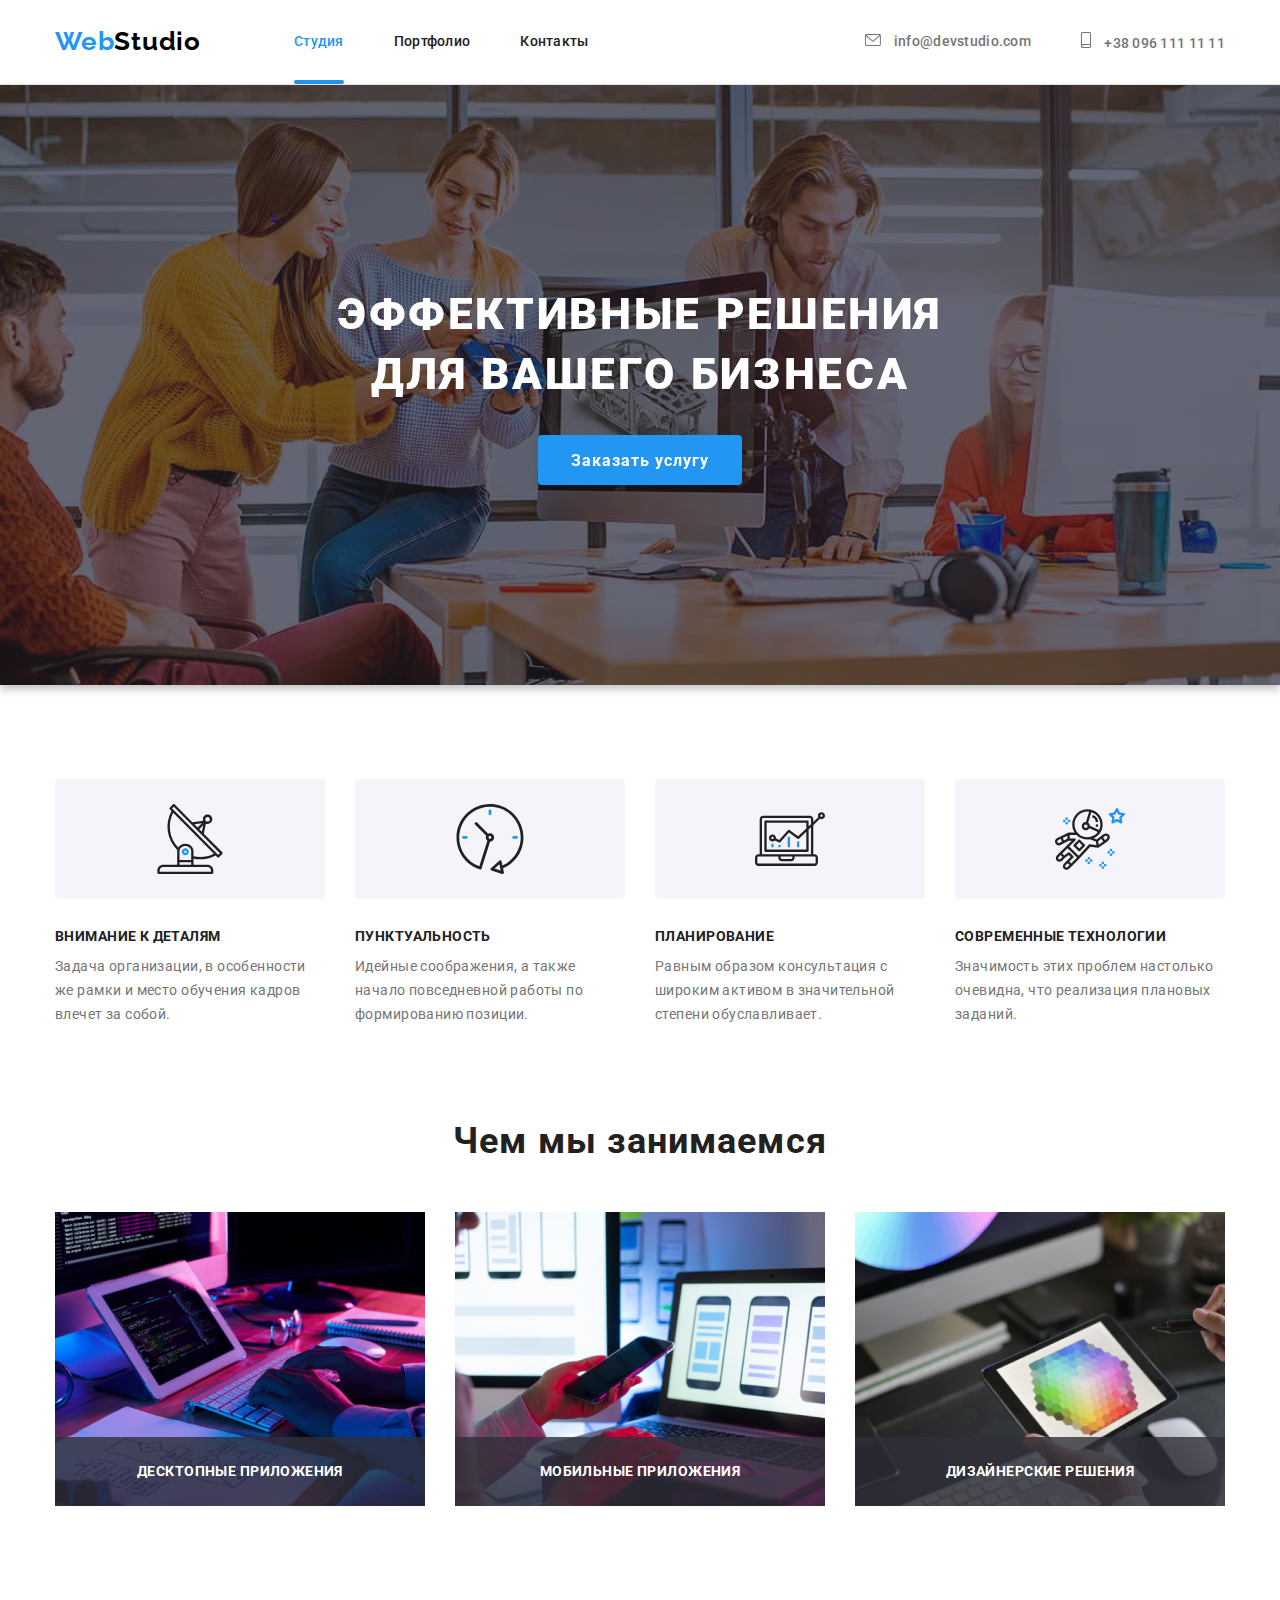
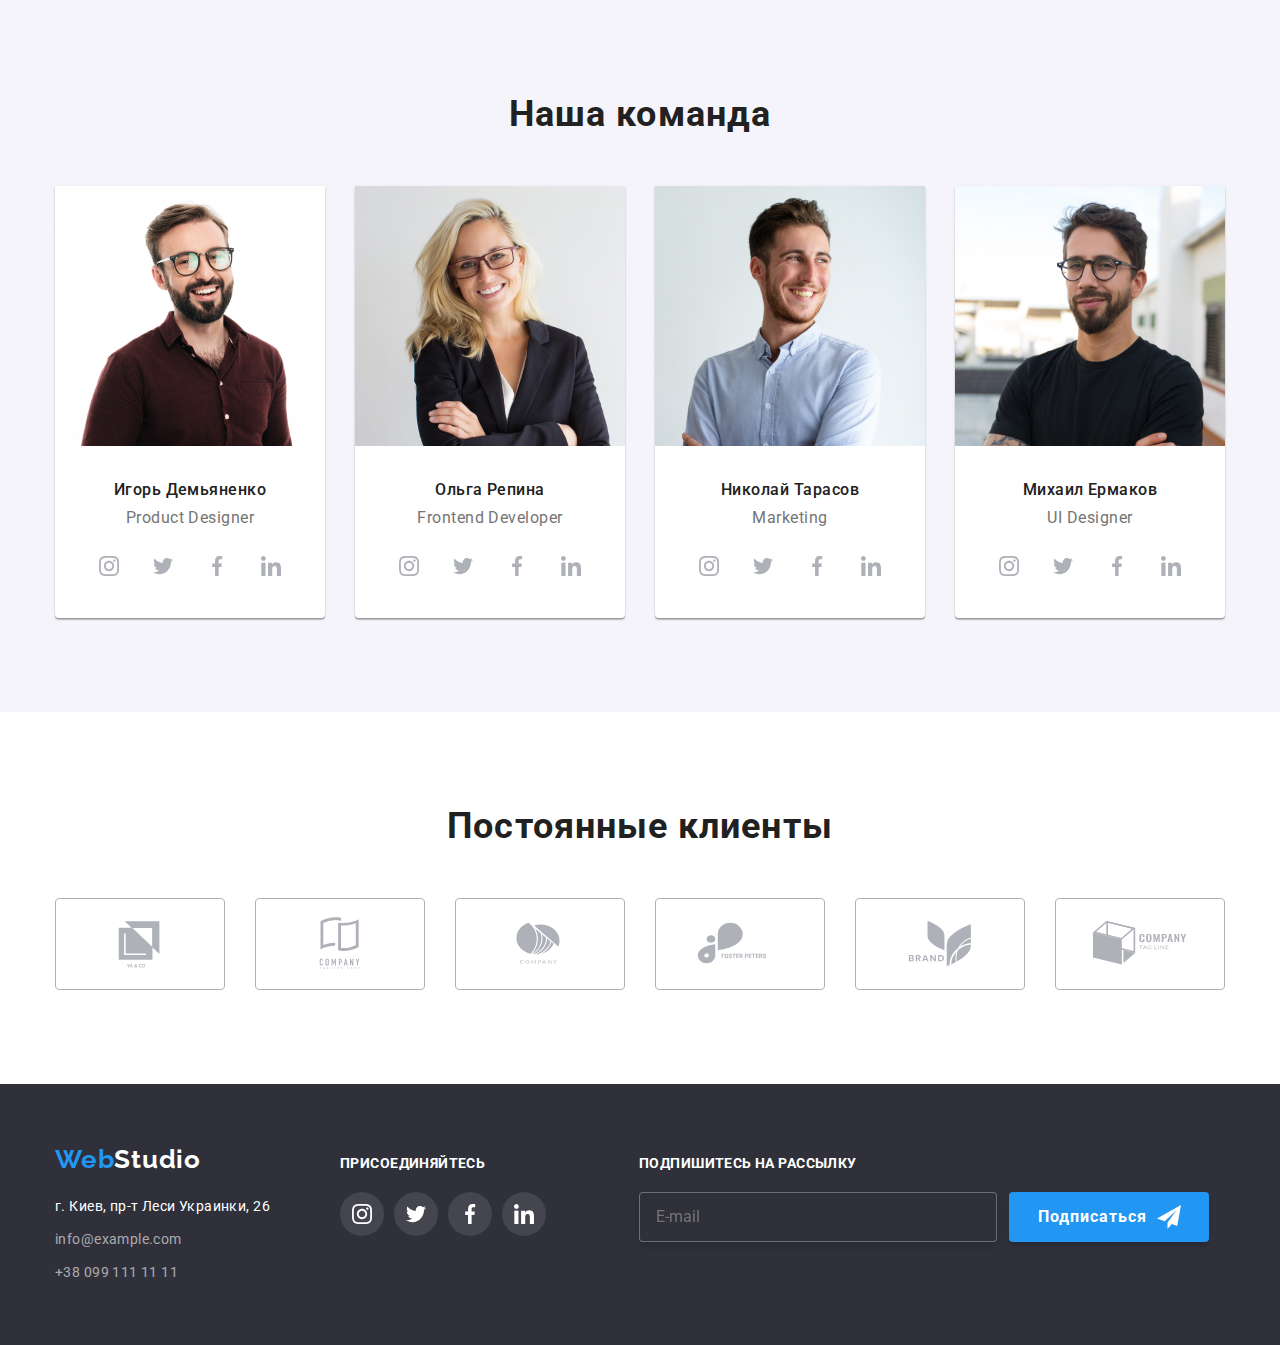
<file: index.html>
<!DOCTYPE html>
<html lang="ru">

<head>
    <meta charset="UTF-8">
    <meta http-equiv="X-UA-Compatible" content="IE=edge">
    <meta name="viewport" content="width=device-width, initial-scale=1.0">
    <title>Студія</title>
    <link rel="stylesheet"
        href="https://cdnjs.cloudflare.com/ajax/libs/modern-normalize/1.1.0/modern-normalize.min.css" />
    <link rel="preconnect" href="https://fonts.googleapis.com">
    <link rel="preconnect" href="https://fonts.gstatic.com" crossorigin>
    <link
        href="https://fonts.googleapis.com/css2?family=Raleway:wght@700&family=Roboto:wght@400;500;700;900&display=swap"
        rel="stylesheet">

    <link rel="stylesheet" href="./css/styles.css">

<body>
    <!-- Шапка -->

    <header class="header">
        <div class="container main-nav">
            <nav class="nav-header">
                <!-- Header logo -->
                <a href="./index.html" class="header-logo"> <span class="logo-web">Web</span><span
                        class="logo-studio">Studio</span> </a>
                <!-- Header nav -->
                <ul class="header-nav list">
                    <li class="item-header accent">
                        <!-- Header studio -->
                        <a href="./index.html" class="link current">Студия</a></li>
                    <li class="item-header accent">
                        <!-- Header portfolio -->
                        <a href="./portfolio.html" class="link">Портфолио</a>
                    </li>
                    <li class="item-header accent">
                        <!-- Header contacts -->
                        <a href="#" class="link">Контакты</a>
                    </li>
                </ul>
            </nav>
            <!-- Header contacting -->
            <ul class="header-contacting list">
                <li class="item-header accent">
                    <a href="mailto:info@devstudio.com" class="link">
                        <svg class="icon-mail">
                            <use href=" ./images/icons.svg#icon-mail"> </use>
                        </svg> info@devstudio.com </a> </li>
                <li class=" item-header accent">
                    <a href="tel:+380961111111" class="link">
                        <svg class="icon-smartphone">
                            <use href="./images/icons.svg#icon-smartphone"> </use>
                        </svg> +38 096 111 11 11</a>
                </li>
            </ul>
        </div>

    </header>
    <!-- Головна сторінка, основна частина -->
    <main>
        <!-- Верхня частина -->

        <section class="hero">
            <div class="container background-hero">
                <h1 class="hero-title">эффективные решения для вашего бизнеса</h1>
                <button type="button" name="Order the service" class="button" data-modal-open>Заказать услугу</button>
            </div>
        </section>

        <!-- Середина -->
        <section class="section">
            <div class="container">
                <h2 class="section-heading">что мы предлагаем</h2>
                <ul class="section-block">
                    <li class="item">
                        <div class="section-icons">
                            <svg class="icons" width="70" height="70">
                                <use href="./images/icons.svg#icon-sattelite" title="sattelite">
                                </use>
                            </svg>
                        </div>
                        <h3 class="section-title-second">внимание к деталям</h3>
                        <p class="section-text">Задача организации, в особенности же рамки и место обучения кадров
                            влечет за
                            собой.</p>
                    </li>
                    <li class="item">
                        <div class="section-icons">
                            <svg class="icons" width="70" height="70">
                                <use href="./images/icons.svg#icon-clock"></use>
                            </svg>
                        </div>
                        <h3 class=" section-title-second">пунктуальность</h3>
                        <p class="section-text">
                            Идейные соображения, а также начало повседневной работы по формированию позиции.
                        </p>
                    </li>
                    <li class="item">
                        <div class="section-icons">
                            <svg class="icons" width="70" height="70">
                                <use href="./images/icons.svg#icon-computer"></use>
                            </svg>
                        </div>
                        <h3 class="section-title-second">планирование</h3>
                        <p class="section-text">Равным образом консультация с широким активом в значительной степени
                            обуславливает.</p>
                    </li>
                    <li class="item">
                        <div class="section-icons">
                            <svg class="icons" width="70" height="70">
                                <use href="./images/icons.svg#icon-cosmonaut"></use>
                            </svg>
                        </div>
                        <h3 class="section-title-second">современные технологии</h3>
                        <p class="section-text">Значимость этих проблем настолько очевидна, что реализация плановых
                            заданий.
                        </p>
                    </li>
                </ul>
            </div>
        </section>
        <section class="section secondary-section">
            <div class="container">
                <h2 class="section-title">Чем мы занимаемся</h2>
                <!-- Картинки середини -->
                <ul class="section-images">
                    <li class="item section-item-img"><img src="./images/box1.jpg" alt="Десктопные приложения"
                            width="370px" height="294px">
                        <p class="section-text-image">Десктопные приложения</p>
                    </li>
                    <li class="item section-item-img"><img src="./images/box2.jpg" alt="Мобильные приложения"
                            width="370px" height="294px">
                        <p class="section-text-image">Мобильные приложения</p>
                    </li>
                    <li class="item section-item-img"><img src="./images/box3.jpg" alt="Дизайнерские решения"
                            width="370px" height="294px">
                        <p class="section-text-image">Дизайнерские решения</p>
                    </li>
                </ul>
            </div>
        </section>

        <!-- Нижня частина основної сторінки -->
        <section class="section second-bacground">
            <div class="container">
                <h2 class="secondary-title">Наша команда</h2>
                <ul class="section-down">
                    <li class="item bcg-item">
                        <img class="section-photo" src="./images/img1.jpg" alt="Перше фото" width="270px"
                            height="260px">
                        <div class="section-secondary-block">
                            <h3 class="section-name">Игорь Демьяненко</h3>
                            <p class="section-position">Product Designer</p>
                        </div>

                        <ul class="link-list">
                            <li class="socials">
                                <a class="soc-in" href="">
                                    <svg class="web-icon" width="20" height="20">
                                        <use href="./images/icons.svg#icon-instagram"></use>
                                    </svg>
                                </a>
                            </li>
                            <li class="socials">
                                <a class="soc-in" href="">
                                    <svg class="web-icon" width="20" height="20">
                                        <use href="./images/icons.svg#icon-twitter"></use>
                                    </svg>
                                </a>
                            </li>
                            <li class="socials">
                                <a class="soc-in" href="">
                                    <svg class="web-icon" width="20" height="20p">
                                        <use href="./images/icons.svg#icon-facebook"></use>
                                    </svg>
                                </a>
                            </li>
                            <li class="socials">
                                <a class="soc-in" href="">
                                    <svg class="web-icon" width="20" height="20p">
                                        <use href="./images/icons.svg#icon-linkedin"></use>
                                    </svg>
                                </a>
                            </li>
                        </ul>

                    </li>
                    <li class=" item bcg-item">
                        <img class="section-photo" src="./images/img2.jpg" alt="Друге фото" width="270px"
                            height="260px">
                        <div class="section-secondary-block">
                            <h3 class="section-name">Ольга Репина</h3>
                            <p class="section-position">Frontend Developer</p>
                        </div>
                        <ul class="link-list">
                            <li class="socials">
                                <a class="soc-in" href="">
                                    <svg class=" web-icon" width="20" height="20">
                                        <use href="./images/icons.svg#icon-instagram"></use>
                                    </svg>
                                </a>
                            </li>
                            <li class="socials">
                                <a class="soc-in" href="">
                                    <svg class=" web-icon" width="20" height="20">
                                        <use href="./images/icons.svg#icon-twitter"></use>
                                    </svg>
                                </a>
                            </li>
                            <li class="socials">
                                <a class="soc-in" href="">
                                    <svg class=" web-icon" width="20" height="20">
                                        <use href="./images/icons.svg#icon-facebook"></use>
                                    </svg>
                                </a>
                            </li>
                            <li class="socials">
                                <a class="soc-in" href="">
                                    <svg class=" web-icon" width="20" height="20">
                                        <use href="./images/icons.svg#icon-linkedin"></use>
                                    </svg>
                                </a>
                            </li>
                        </ul>
                    </li>
                    <li class="item bcg-item">
                        <img class="section-photo" src="./images/img3.jpg" alt="Третє фото" width="270px"
                            height="260px">
                        <div class="section-secondary-block">
                            <h3 class="section-name">Николай Тарасов</h3>
                            <p class="section-position">Marketing</p>
                        </div>
                        <ul class="link-list">
                            <li class="socials">
                                <a class="soc-in" href="">
                                    <svg class=" web-icon" width="20" height="20">
                                        <use href="./images/icons.svg#icon-instagram"></use>
                                    </svg>
                                </a>
                            </li>
                            <li class="socials">
                                <a class="soc-in" href="">
                                    <svg class=" web-icon" width="20" height="20">
                                        <use href="./images/icons.svg#icon-twitter"></use>
                                    </svg>
                                </a>
                            </li>
                            <li class="socials">
                                <a class="soc-in" href="">
                                    <svg class=" web-icon" width="20" height="20">
                                        <use href="./images/icons.svg#icon-facebook"></use>
                                    </svg>
                                </a>
                            </li>
                            <li class="socials">
                                <a class="soc-in" href="">
                                    <svg class=" web-icon" width="20" height="20">
                                        <use href="./images/icons.svg#icon-linkedin"></use>
                                    </svg>
                                </a>
                            </li>
                        </ul>
                    </li>
                    <li class="item bcg-item">
                        <img class="section-photo" src="./images/img4.jpg" alt="Четверте фото" width="270px"
                            height="260px">
                        <div class="section-secondary-block">
                            <h3 class="section-name">Михаил Ермаков</h3>
                            <p class="section-position">UI Designer</p>
                        </div>
                        <ul class="link-list">
                            <li class="socials">
                                <a class="soc-in" href="">
                                    <svg class=" web-icon" width="20" height="20">
                                        <use href="./images/icons.svg#icon-instagram"></use>
                                    </svg>
                                </a>
                            </li>
                            <li class="socials">
                                <a class="soc-in" href="">
                                    <svg class=" web-icon" width="20" height="20">
                                        <use href="./images/icons.svg#icon-twitter"></use>
                                    </svg>
                                </a>
                            </li>
                            <li class="socials">
                                <a class="soc-in" href="">
                                    <svg class=" web-icon" width="20" height="20">
                                        <use href="./images/icons.svg#icon-facebook"></use>
                                    </svg>
                                </a>
                            </li>
                            <li class="socials">
                                <a class="soc-in" href="">
                                    <svg class=" web-icon" width="20" height="20">
                                        <use href="./images/icons.svg#icon-linkedin"></use>
                                    </svg>
                                </a>
                            </li>
                        </ul>
                    </li>
                </ul>
            </div>
        </section>

        <!-- Постійні клієнти -->

        <section class="clients">
            <div class="container">
                <h2 class="clients-title">Постоянные клиенты</h2>
                <ul class="clients-list">
                    <li class="client-icons">
                        <a class="client-icon-link" href="">
                            <svg class="client-names" width="106" height="60">
                                <use href="./images/icons.svg#icon-Logo1"></use>
                            </svg></a>
                    </li>
                    <li class="client-icons">
                        <a class="client-icon-link" href="">
                            <svg class="client-names" width="106" height="60">
                                <use href="./images/icons.svg#icon-Logo2"></use>
                            </svg></a>
                    </li>
                    <li class="client-icons">
                        <a class="client-icon-link" href="">
                            <svg class="client-names" width="106" height="60">
                                <use href="./images/icons.svg#icon-Logo3"></use>
                            </svg></a>
                    </li>
                    <li class="client-icons">
                        <a class="client-icon-link" href="">
                            <svg class="client-names" width="106" height="60">
                                <use href="./images/icons.svg#icon-Logo4"></use>
                            </svg></a>
                    </li>
                    <li class="client-icons">
                        <a class="client-icon-link" href="">
                            <svg class="client-names" width="106" height="60">
                                <use href="./images/icons.svg#icon-Logo5"></use>
                            </svg></a>
                    </li>
                    <li class="client-icons">
                        <a class="client-icon-link" href="">
                            <svg class="client-names" width="106" height="60">
                                <use href="./images/icons.svg#icon-Logo6"></use>
                            </svg></a>
                    </li>
                </ul>
            </div>
        </section>
    </main>

    <!-- Підвал сторінки -->

    <footer class=" footer">
        <div class="container footer-main">
            <div class="down-main">
                <a href="./index.html" class="footer-logo"><span class="logo-web-footer">Web</span><span
                        class="logo-studio-footer">Studio</span></a>
                <!-- Адреса і реквізити пошти і контактування -->
                <adress class="adress">
                    <ul>
                        <li class="adress-item"><a href="#" class="adr">г. Киев, пр-т Леси Украинки, 26</a></li>
                        <li class="adress-item"><a href="mailto:info@example.com" class="link">info@example.com</a>
                        </li>
                        <li class="adress-item"><a href="tel:+380991111111" class="link">+38 099 111 11 11</a></li>
                    </ul>
                </adress>
            </div>
            <div class="footer-second">
                <h3 class="footer-link-item">присоединяйтесь</h3>
                <ul class="footer-link-list">
                    <li class="footer-socials">
                        <a class="footer-soc-in" href="">
                            <svg class="footer-web-icon" width="20px" height="20px">
                                <use href="./images/icons.svg#icon-instagram"></use>
                            </svg>
                        </a>
                    </li>
                    <li class="footer-socials">
                        <a class="footer-soc-in" href="">
                            <svg class="footer-web-icon" width="20px" height="20px">
                                <use href="./images/icons.svg#icon-twitter"></use>
                            </svg>
                        </a>
                    </li>
                    <li class="footer-socials">
                        <a class="footer-soc-in" href="">
                            <svg class="footer-web-icon" width="20px" height="20px">
                                <use href="./images/icons.svg#icon-facebook"></use>
                            </svg>
                        </a>
                    </li>
                    <li class="footer-socials">
                        <a class="footer-soc-in" href="">
                            <svg class="footer-web-icon" width="20px" height="20px">
                                <use href="./images/icons.svg#icon-linkedin"></use>
                            </svg>
                        </a>
                    </li>
                </ul>
            </div>

            <!-- Підписуйтесь -->

            <div class="signup">

                <span class="signup-text">Подпишитесь на рассылку</span>

                <form class="signup-form">
                    <label class="signup-label">
                        <div class="signup-box">
                            <input class="signup-input" type="email" name="email" placeholder="E-mail"
                                class="signup-input" required />
                    </label>

                    <button type="submit" class="signup-button">
                        <span class="signature">Подписаться</span>
                        <svg width="24" height="24" class="signup-icon">
                            <use href="./images/icons.svg#icon-send"></use>
                        </svg>
                    </button>
            </div>
        </div>
        </form>



    </footer>

    <!--  МОДАЛЬНЕ ВІКНО  -->
    <div class="backdrop is-hidden" data-modal>
        <div class="modal">
            <button class="modal-button" type="button" data-modal-close>
                <svg class="modal-button-icon" width="18" height="18">
                    <use href="./images/icons.svg#icon-close"></use>
                </svg>
            </button>

            <!-- Ф І Д Б Е К  -->

            <div class="feedback">
                <b class="feedback-title">Оставьте свои данные, мы вам перезвоним</b>
                <form class="feedback-form">
                    <label class="form-field">
                        <span class="feedback-label">Имя</span>
                        <input type="text" name="user-name" class="feedback-input" required />
                        <svg class="form-field-icon" width="18" height="18">
                            <use href="./images/icons.svg#icon-person"></use>
                        </svg>
                    </label>
                    <label class="form-field">
                        <span class="feedback-label">Телефон</span>
                        <input type="tel" name="user-tel" class="feedback-input" required />
                        <svg class="form-field-icon" width="18" height="18">
                            <use href="./images/icons.svg#icon-phone"></use>
                        </svg>
                    </label>
                    <label class="form-field">
                        <span class="feedback-label">Почта</span>
                        <input type="email" name="user-mail" class="feedback-input" required />
                        <svg class="form-field-icon" width="18" height="18">
                            <use href="./images/icons.svg#icon-email-black"></use>
                        </svg>
                    </label>
                    <label class="comment-field">
                        <span class="feedback-label">Комментарий</span>
                        <textarea class="feedback-text" name="user-comment" placeholder="Введите текст"></textarea>
                    </label>

                    <label class="policy-field">
                        <input class="check-box invisible" type="checkbox" name="accept-policy" required />
                        <span class="icon-policy">
                            <svg class="check-icon" width="11" height="8">
                                <use href="./images/icons.svg#icon-check"></use>
                            </svg>
                        </span>
                        <span class="policy-label">Соглашаюсь с рассылкой и принимаю <a class="policy-link"
                                href="">Условия
                                договора</a></span>
                    </label>
                    <button type="submit" class="feedback-submit">Отправить</button>
                </form>
            </div>
        </div>
    </div>

    <!-- SCRIPT STYLE -->

    <script src="./js/modal.js"></script>

</body>

</html>
</file>
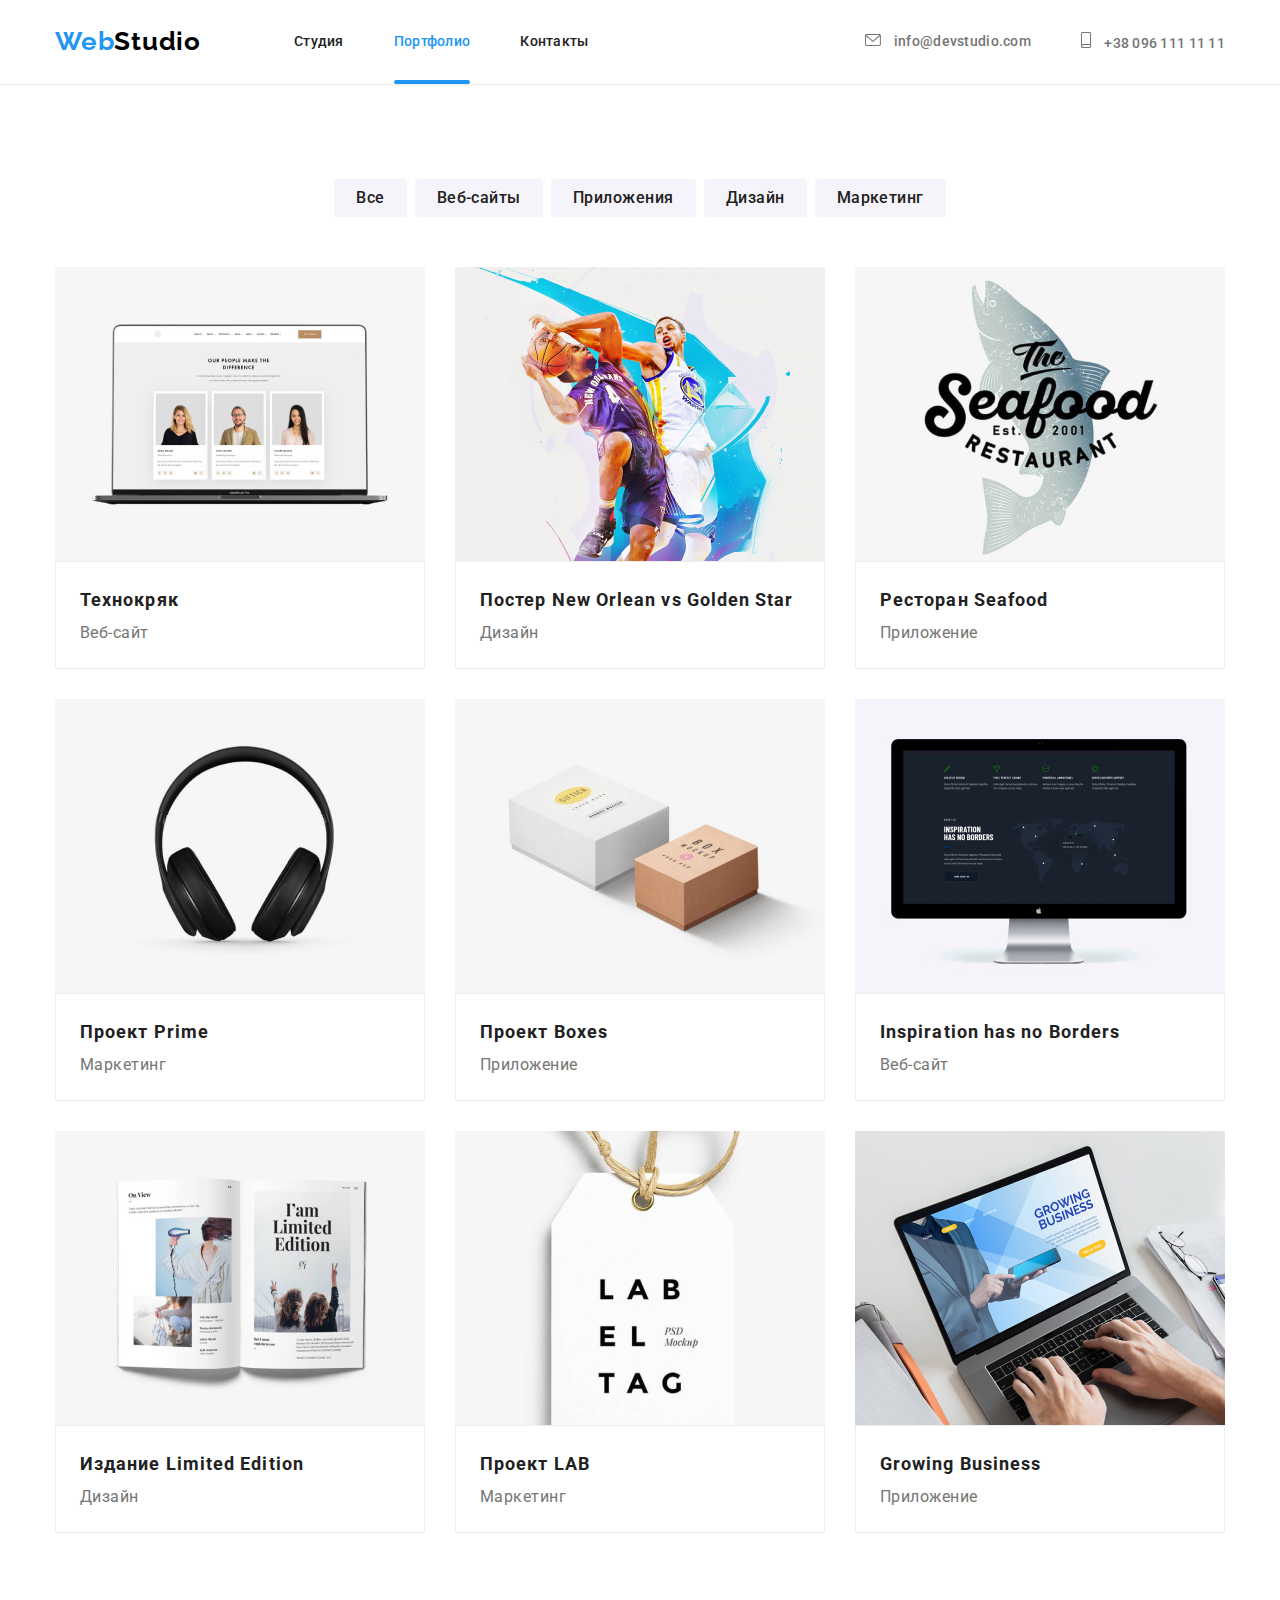
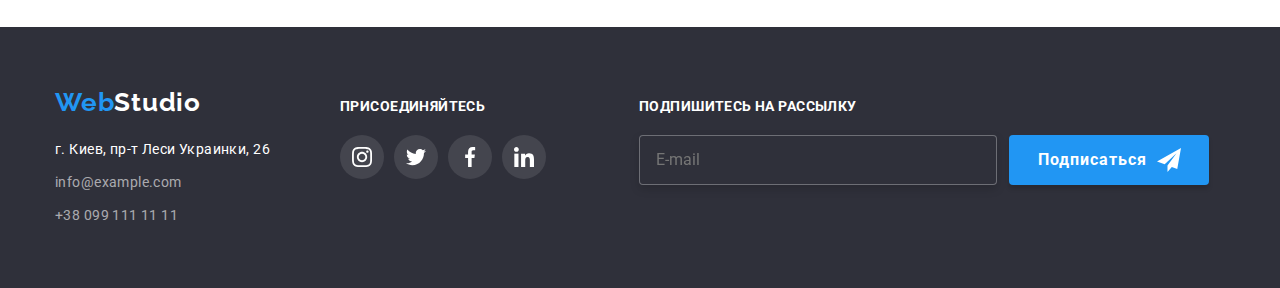
<file: portfolio.html>
<!DOCTYPE html>
<html lang="ru">

<head>

    <meta charset="UTF-8">
    <meta http-equiv="X-UA-Compatible" content="IE=edge">
    <meta name="viewport" content="width=device-width, initial-scale=1.0">
    <title>Портфоліо</title>
    <link rel="stylesheet"
        href="https://cdnjs.cloudflare.com/ajax/libs/modern-normalize/1.1.0/modern-normalize.min.css" />
    <link rel="preconnect" href="https://fonts.googleapis.com">
    <link rel="preconnect" href="https://fonts.gstatic.com" crossorigin>
    <link
        href="https://fonts.googleapis.com/css2?family=Raleway:wght@700&family=Roboto:wght@400;500;700;900&display=swap"
        rel="stylesheet">
    <link rel="stylesheet" href="./css/styles.css">

<body>
    <!-- Шапка -->
    <header class="header">
        <div class="container main-nav">
            <nav class="nav-header">
                <!-- Header logo -->
                <a href="./index.html" class="header-logo"> <span class="logo-web">Web</span><span
                        class="logo-studio">Studio</span> </a>
                <!-- Header nav -->
                <ul class="header-nav list">
                    <li class="item-header accent">
                        <!-- Header studio -->
                        <a href="./index.html" class="link">Студия</a></li>
                    <li class="item-header accent">
                        <!-- Header portfolio -->
                        <a href="./portfolio.html" class="link current">Портфолио</a>
                    </li>
                    <li class="item-header">
                        <!-- Header contacts -->
                        <a href="#" class="link">Контакты</a>
                    </li>
                </ul>
            </nav>
            <!-- Header contacting -->
            <ul class="header-contacting list">
                <li class="item-header accent">
                    <a href="mailto:info@devstudio.com" class="link">
                        <svg class="icon-mail">
                            <use href=" ./images/icons.svg#icon-mail"> </use>
                        </svg> info@devstudio.com </a> </li>
                <li class=" item-header accent">
                    <a href="tel:+380961111111" class="link">
                        <svg class="icon-smartphone">
                            <use href="./images/icons.svg#icon-smartphone"> </use>
                        </svg> +38 096 111 11 11</a>
                </li>
            </ul>
        </div>

    </header>


    <!-- Головна частина сторінки -->
    <main>

        <section class="section-portfolio">
            <div class="container">
                <h1 class="portfolio-title">Кейси команди</h1>
                <ul class="button-portfolio">
                    <li class="item"><button type="button" name="All Products" class="btn">Все</button></li>
                    <li class="item"><button type="button" name="Web Sites" class="btn">Веб-сайты</button></li>
                    <li class="item"><button type="button" name="Aplications" class="btn">Приложения</button></li>
                    <li class="item"><button type="button" name="Design" class="btn">Дизайн</li>
                    <li class="item"><button type="button" name="Marketing" class="btn">Маркетинг</button></li>

                </ul>

                <!-- Список виконаних кейсів команди  -->

                <ul class="cases">
                    <li class="cases-items">
                        <a class="cases-link-items" href="">
                        <div class="cases-img-thumb">
                        <p class="overlay">
                    Ресурс предлагает комплексные предложения с разным уровнем функционала и
                    сервисов. Все это позволит посетителю получить исчерпывающие сведения о компании
                    или частном лице.
                        </p>
                        <img class="cases-img" src="./images/portfolio1.jpg" alt="Технокряк" width="370px"
                            height="294px"> </div>
                            <div class="cases-block-portfolio">
                            <h2 class="cases-title">Технокряк</h2>
                            <p class="case-text">Веб-сайт</p>
                        </div>
                        </a>
                    </li>
                    <li class="cases-items">
                        <a class="cases-link-items" href="">
 <div class="cases-img-thumb">
                        <p class="overlay">
                    Ресурс предлагает комплексные предложения с разным уровнем функционала и
                    сервисов. Все это позволит посетителю получить исчерпывающие сведения о компании
                    или частном лице.
                        </p>
                        <img class="cases-img" src="./images/portfolio2.jpg" alt="Постер New Orlean vs Golden Star"
                            width="370px" height="294px"> </div>
                        <div class="cases-block-portfolio">
                            <h2 class="cases-title">Постер New Orlean vs Golden Star</h2>
                            <p class="case-text">Дизайн</p>
                        </div>
                        </a>
                    </li>
                    <li class="cases-items">
                        <a class="cases-link-items" href="">
                             <div class="cases-img-thumb">
                        <p class="overlay">
                    Ресурс предлагает комплексные предложения с разным уровнем функционала и
                    сервисов. Все это позволит посетителю получить исчерпывающие сведения о компании
                    или частном лице.
                        </p>
                        <img class="cases-img" src="./images/portfolio3.jpg" alt="Ресторан Seafood" width="370px"
                            height="294px"> </div>
                        <div class="cases-block-portfolio">
                            <h2 class="cases-title">Ресторан Seafood</h2>
                            <p class="case-text">Приложение</p>
                        </div>
                        </a>
                    </li>
                    <li class="cases-items">
                        <a class="cases-link-items" href="">
                             <div class="cases-img-thumb">
                        <p class="overlay">
                    Ресурс предлагает комплексные предложения с разным уровнем функционала и
                    сервисов. Все это позволит посетителю получить исчерпывающие сведения о компании
                    или частном лице.
                        </p>
                        <img class="cases-img" src="./images/portfolio4.jpg" alt="Проект Prime" width="370px"
                            height="294px"> </div>
                        <div class="cases-block-portfolio">
                            <h2 class="cases-title">Проект Prime</h2>
                            <p class="case-text">Маркетинг</p>
                        </div>
                        </a>
                    </li>
                    <li class="cases-items">
                        <a class="cases-link-items" href="">
                             <div class="cases-img-thumb">
                        <p class="overlay">
                    Ресурс предлагает комплексные предложения с разным уровнем функционала и
                    сервисов. Все это позволит посетителю получить исчерпывающие сведения о компании
                    или частном лице.
                        </p>
                        <img class="cases-img" src="./images/portfolio5.jpg" alt="Проект Boxes" width="370px"
                            height="294px"> </div>
                        <div class="cases-block-portfolio">
                            <h2 class="cases-title">Проект Boxes</h2>
                            <p class="case-text">Приложение</p>
                        </div>
                        </a>
                    </li>
                    <li class="cases-items">
                        <a class="cases-link-items" href="">
                             <div class="cases-img-thumb">
                        <p class="overlay">
                    Ресурс предлагает комплексные предложения с разным уровнем функционала и
                    сервисов. Все это позволит посетителю получить исчерпывающие сведения о компании
                    или частном лице.
                        </p>
                        <img class="cases-img" src="./images/portfolio6.jpg" alt="Inspiration has no Borders"
                            width="370px" height="294px"> </div>
                        <div class="cases-block-portfolio">
                            <h2 class="cases-title">Inspiration has no Borders</h2>
                            <p class="case-text">Веб-сайт</p>
                        </div>
                        </a>
                    </li>
                    <li class="cases-items">
                        <a class="cases-link-items" href="">
                             <div class="cases-img-thumb">
                        <p class="overlay">
                    Ресурс предлагает комплексные предложения с разным уровнем функционала и
                    сервисов. Все это позволит посетителю получить исчерпывающие сведения о компании
                    или частном лице.
                        </p>
                        <img class="cases-img" src="./images/portfolio7.jpg" alt="Издание Limited Edition" width="370px"
                            height="294px"> </div>
                        <div class="cases-block-portfolio">
                            <h2 class="cases-title">Издание Limited Edition</h2>
                            <p class="case-text">Дизайн</p>
                        </div>
                        </a>
                    </li>
                    <li class="cases-items">
                        <a class="cases-link-items" href="">
                             <div class="cases-img-thumb">
                        <p class="overlay">
                    Ресурс предлагает комплексные предложения с разным уровнем функционала и
                    сервисов. Все это позволит посетителю получить исчерпывающие сведения о компании
                    или частном лице.
                        </p>
                        <img class="cases-img" src="./images/portfolio8.jpg" alt="Проект LAB" width="370px"
                            height="294px"> </div>
                        <div class="cases-block-portfolio">
                            <h2 class="cases-title">Проект LAB</h2>
                            <p class="case-text">Маркетинг</p>
                        </div>
                        </a>
                    </li>
                    <li class="cases-items">
                        <a class="cases-link-items" href="">
                             <div class="cases-img-thumb">
                        <p class="overlay">
                    Ресурс предлагает комплексные предложения с разным уровнем функционала и
                    сервисов. Все это позволит посетителю получить исчерпывающие сведения о компании
                    или частном лице.
                        </p>
                        <img class="cases-img" src="./images/portfolio9.jpg" alt="Growing Business" width="370px"
                            height="294px"> </div>
                        <div class="cases-block-portfolio">
                            <h2 class="cases-title">Growing Business</h2>
                            <p class="case-text">Приложение</p>
                        </div>
                        </a>
                    </li>

                </ul>
            </div>

        </section>

    </main>
    <!-- Підвал сторінки -->

    <footer class=" footer">
        <div class="container footer-main">
            <div class="down-main">
                <a href="./index.html" class="footer-logo"><span class="logo-web-footer">Web</span><span
                        class="logo-studio-footer">Studio</span></a>
                <!-- Адреса і реквізити пошти і контактування -->
                <adress class="adress">
                    <ul>
                        <li class="adress-item"><a href="#" class="adr">г. Киев, пр-т Леси Украинки, 26</a></li>
                        <li class="adress-item"><a href="mailto:info@example.com" class="link">info@example.com</a>
                        </li>
                        <li class="adress-item"><a href="tel:+380991111111" class="link">+38 099 111 11 11</a></li>
                    </ul>
                </adress>
            </div>
            <div class="footer-second">
                <h3 class="footer-link-item">присоединяйтесь</h3>
                <ul class="footer-link-list">
                    <li class="footer-socials">
                        <a class="footer-soc-in" href="">
                                <svg class="footer-web-icon" width="20px" height="20px">
                            <use href="./images/icons.svg#icon-instagram"></use>
                            </svg>
                        </a>
                    </li>
                    <li class="footer-socials">
                        <a class="footer-soc-in" href="">
                                <svg class="footer-web-icon" width="20px" height="20px">
                            <use href="./images/icons.svg#icon-twitter"></use>
                            </svg>
                        </a>
                    </li>
                    <li class="footer-socials">
                        <a class="footer-soc-in" href="">
                                <svg class="footer-web-icon" width="20px" height="20px">
                            <use href="./images/icons.svg#icon-facebook"></use>
                            </svg>
                        </a>
                    </li>
                    <li class="footer-socials">
                        <a class="footer-soc-in" href="">
                                <svg class="footer-web-icon" width="20px" height="20px">
                            <use href="./images/icons.svg#icon-linkedin"></use>
                            </svg>
                        </a>
                    </li>
                </ul>
            </div>
        <!-- Підписуйтесь -->

        <div class="signup">

            <span class="signup-text">Подпишитесь на рассылку</span>

          <form class="signup-form">
            <label class="signup-label">
            <div class="signup-box">
            <input class="signup-input"
              type="email"
              name="email"
              placeholder="E-mail"
              class="signup-input"
              required/> </label>   

            <button type="submit" class="signup-button">
              <span class="signature">Подписаться</span>
              <svg width="24" height="24" class="signup-icon">
                <use href="./images/icons.svg#icon-send"></use>
              </svg>
            </button>
        </div>
        </div>

    </footer>
</body>
</head>
</file>
<file: css/styles.css>
html {
    box-sizing: border-box;
}

*,
*::before,
*::after {
    box-sizing: inherit;
}

:root {
    --primary-text-color: #212121;
    --text-color: #757575;
    --text-link: #2196F3;
    --hero: #FFFFFF;
    --background-team: #F5F4FA;
    --bacground-color-hero: #2F303A;
    --footer-color-text: rgba(255, 255, 255, 0.6);
    --logo-studio: #000000;
    --button-bcg: #F5F4FA;
    --color-line: #ECECEC;
    --color-border-icon: #AFB1B8;
    --button-hover: #188ce8;


}


body {
    font-family: 'Roboto',
        sans-serif;
    background-color: var(--hero);
    color: var(--text-color);
}

ul {
    list-style: none;
    margin: 0;
    padding: 0;
}

h1,
h2,
h3,
h4,
h5,
h6,
p,
ul {
    margin-top: 0;
    margin-bottom: 0;
}

img {
    width: 100%;
}

/* Шапка */

/* Кольори */
/* #212121 текст чорний */
/*  #757575 колір номера телефону*/
/* #2196F3 текст синій */
.header {
    border-bottom: 1px solid var(--color-line);

}

.header-logo {
    display: flex;
    padding-top: 24px;
    padding-bottom: 25px;
    margin-right: 93px;

    font-family: 'Raleway';
    font-weight: 700;
    font-size: 26px;
    line-height: 1.2;
    letter-spacing: 0.03em;

    text-decoration: none;
}

.header-logo .logo-web {
    color: var(--text-link)
}

.header-logo .logo-studio {
    color: var(--logo-studio);
}

.main-nav {
    display: flex;
    align-items: center;
    /* justify-content: space-between; */
}

.header-nav {
    display: flex;
    align-items: center;

}

.nav-header {
    display: flex;
    align-items: center;
}

.header-nav .item-header+.item-header {
    margin-left: 50px;
}

.header-nav .link {
    display: block;
    padding-top: 32px;
    padding-bottom: 32px;

    color: var(--primary-text-color);
    font-weight: 500;
    font-size: 14px;
    line-height: 1.14;
    letter-spacing: 0.02em;
    text-decoration: none;
}

.icon-mail {
    display: inline-flex;
    fill: var(--text-color);
}

.icon-smartphone {
    display: inline-flex;
    fill: var(--text-color);
}

.header-nav .link.current {
    color: var(--text-link);
}

.link {
    position: relative;
    transition: color 250ms cubic-bezier(0.4, 0, 0.2, 1);
}

.icon-mail {
    transition: fill 250ms cubic-bezier(0.4, 0, 0.2, 1)
}

.icon-smartphone {
    transition: fill 250ms cubic-bezier(0.4, 0, 0.2, 1)
}

.link:hover,
.link:focus {
    color: var(--text-link);
}

.link:hover .icon-mail,
.link:focus .icon-mail {
    fill: var(--text-link);
}

.link:hover .icon-smartphone,
.link:focus .icon-smartphone {
    fill: var(--text-link);
}

.header-contacting {
    display: flex;
    margin-left: auto;

}

.header-contacting .item-header+.item-header {
    margin-left: 50px;
}

.header-contacting .link {
    display: block;
    padding-top: 32px;
    padding-bottom: 32px;

    font-weight: 500;
    font-size: 14px;
    line-height: 1.14;
    letter-spacing: 0.02em;
    color: var(--text-color);
    text-decoration: none;
    transition: color 250ms cubic-bezier(0.4, 0, 0.2, 1)
}




.line {
    color: var(--color-line);
    margin-top: 0;
    margin-bottom: 0;
}

/* Іконки шапки */
.item-header {
    position: relative;
}

.current::after {
    display: block;
    content: "";
    position: absolute;
    bottom: 0;
    left: 0;
    bottom: -2px;
    width: 100%;
    height: 4px;
    border-radius: 2px;
    background-color: var(--text-link);
}

.accent {
    display: flex;
    align-items: center;
    justify-items: center;
    justify-content: baseline;
}

.header-contacting .icon-mail {
    display: inline-flex;
    width: 16px;
    height: 12px;
    margin-right: 10px;

    align-items: center;
    justify-items: center;
    justify-content: baseline;
    text-decoration: none;
}

.header-contacting .icon-smartphone {
    display: inline-flex;
    width: 10px;
    height: 16px;
    margin-right: 10px;
    align-items: center;
    justify-items: center;
    text-decoration: none;
    justify-content: baseline;

}


.item-header .link:hover,
.item-header .link:focus {
    color: var(--text-link);
}

/* 
.item:hover .icon,
.item:focus .icon {
    fill: var(--text-link);
} */


/* Головна сторінка */
/* фон головного заголовку background: #2F303A */
/* фон сторінки background: background: #FFFFFF; */
/* Фон Наша команда background: #F5F4FA */
/* #FFFFFF головний заголовок і колір кнопки*/
/* Середина */
/* Секція заголовки#212121 */
/* Секція тексти абзаци #757575 */
/* Другий і наступний заголовок + Прізвище ім'я  #212121 */
/* Професія #757575 */

.container {
    width: 1200px;
    margin: 0 auto;
    padding-left: 15px;
    padding-right: 15px;
    position: relative;
}

/* HERO */

.hero {
    box-sizing: border-box;
    padding: 200px 0;


}

.hero .container {
    text-align: center;
    /* height: 600px; */


}

.container .hero-title {
    color: var(--hero);
    font-weight: 900;
    font-size: 44px;
    line-height: 1.36;
    letter-spacing: 0.06em;
    text-transform: uppercase;
    margin: 0 auto;
    max-width: 696px;
    width: 100%;
    margin-bottom: 30px;
}

/* Background-hero */

.hero {
    max-width: 1600px;
    width: 100%;
    height: 600px;
    margin-left: auto;
    margin-right: auto;
    background-color: #C4C4C4;
    text-align: center;
    background-image: linear-gradient(rgba(47, 48, 58, 0.4),
            rgba(47, 48, 58, 0.4)),
        url("../images/bckg-hero.jpg");
    background-position: center;
    background-size: cover;
    background-repeat: no-repeat;
    filter: drop-shadow(0px 4px 4px rgba(0, 0, 0, 0.25))
}


/* Кнопка */
.hero .button {
    display: inline;
    font-family: inherit;
    color: var(--hero);
    background-color: var(--text-link);
    /* position: absolute; */
    min-width: 200px;
    height: 50px;
    /* left: 705px;
    top: 430px; */
    box-shadow: 0px 4px 4px rgba(0, 0, 0, 0.15);
    border-radius: 4px;
    padding: 10px 32px;

    transition: color 250ms cubic-bezier(0.4, 0, 0.2, 1),
        background-color 250ms cubic-bezier(0.4, 0, 0.2, 1)
}

.button {
    font-weight: 700;
    font-size: 16px;
    line-height: 1.88;
    display: flex;
    align-items: center;
    justify-items: center;
    text-align: center;
    letter-spacing: 0.06em;

    cursor: pointer;
    border: 1px solid transparent;

}

/* SECTION середина */


.section {
    padding-top: 94px;
    padding-bottom: 94px;
}

.section-block {
    display: flex;
}


.section-block .item {
    margin-right: 30px;
    width: calc((100% - 90px) / 4);
}

.item:last-child {
    margin-right: 0;
}

.section.second-bacground {
    padding-top: 0;
    padding-top: 94px;

    background-color: var(--background-team);
}

.section-heading {
    display: none;
}

/* ЧЕМ МЫ ЗАНИМАЕМСЯ - ФОТО ПЛЮС ТЕКСТ  */

.section.secondary-section {
    padding-top: 0;
}

.section .section-title {

    font-weight: 700;
    font-size: 36px;
    line-height: 1.16;
    text-align: center;
    letter-spacing: 0.03em;

    color: var(--primary-text-color);
    margin-bottom: 50px;

}

.section .secondary-title {
    font-weight: 700;
    font-size: 36px;
    line-height: 1.16;
    text-align: center;
    letter-spacing: 0.03em;

    color: var(--primary-text-color);
    margin-bottom: 50px;
}

.section-images {
    display: flex;
    justify-content: space-between;
}

.section-images .item+.item {
    margin-left: 30px;
}

.item {

    position: relative;
}

.section-item-img {
    display: flex;
    position: relative;
}

.section-text-image {
    display: inline-block;
    position: absolute;
    padding-top: 27px;
    padding-bottom: 27px;
    left: 0;
    bottom: 0;
    width: 100%;
    font-weight: 700;
    font-size: 14px;
    line-height: 1.14;
    text-align: center;
    letter-spacing: 0.03em;
    text-transform: uppercase;
    color: var(--hero);
    background: rgba(47, 48, 58, 0.8);
}

/* SECTION середина - іконки */


.section-icons {
    display: flex;
    justify-content: center;
    align-items: center;
    margin-bottom: 30px;
    width: 270px;
    height: 120px;

    border-radius: 4px;
    background-color: var(--button-bcg);
}

.section-secondary-block {

    background-color: var(--hero);
}

/* SECTION IMAGES */


.section-down {
    display: flex;
}

.section-down .item+.item {
    margin-left: 30px;
}

.section-secondary-block {
    padding-top: 30px;
    padding-bottom: 16px;
}

.section .section-title-second {

    font-weight: 700;
    font-size: 14px;
    line-height: 1.14;
    letter-spacing: 0.03em;
    text-transform: uppercase;
    margin-bottom: 10px;

    color: var(--primary-text-color);
}

.section .section-text {
    max-width: 270px;
    font-size: 14px;
    line-height: 1.71;
    letter-spacing: 0.03em;


    /* color: var(--text-color); */
}

.section .section-name {

    font-weight: 500;
    font-size: 16px;
    line-height: 1.18;
    text-align: center;
    letter-spacing: 0.03em;
    margin-bottom: 10px;

    color: var(--primary-text-color);
}

.section .section-position {

    font-size: 16px;
    line-height: 1.18;
    text-align: center;
    letter-spacing: 0.03em;

}

/* .hyr {
    width: 150px;
    height: 150px;
} */

.bcg-item {
    background-color: var(--hero);
    box-shadow: 0px 1px 3px rgba(0, 0, 0, 0.12),
        0px 1px 1px rgba(0, 0, 0, 0.14),
        0px 2px 1px rgba(0, 0, 0, 0.2);
    border-radius: 0px 0px 4px 4px;
}

/* Наша команда соціальні мережі */

.link-list {
    display: flex;
    padding-bottom: 30px;
    justify-content: center;

}

.socials {
    display: block;

}

.socials:not(:last-child) {
    margin-right: 10px;
}

.soc-in {
    display: flex;
    width: 100%;
    height: 100%;
    align-items: center;
    justify-items: center;
    justify-content: center;
    transition: 250ms cubic-bezier(0.4, 0, 0.2, 1)
}

.socials {
    width: 44px;
    height: 44px;

    /* border-radius: 50%; */
}

.socials .soc-in:hover,
.socials .soc-in:focus {
    fill: var(--hero);
    background-color: var(--text-link);
}

.soc-in:hover .web-icon,
.soc-in:focus .web-icon {
    fill: var(--hero);
}


.web-icon {
    transition: fill 250ms cubic-bezier(0.4, 0, 0.2, 1);
}

.soc-in {
    border-radius: 50%;
    background-color var(--color-border-icon);
    fill var(--color-border-icon);
}

.soc-in .web-icon {
    display: block;

    /* background-color: var(--hero); */

    fill: var(--color-border-icon);
    display: block;
}

/*  Постійні клієнти */

.client-icon-link {
    display: flex;
    width: 70px;
    height: 70px;

    width: 100%;
    height: 100%;
    align-items: center;
    justify-content: center;
    border: 1px solid var(--color-border-icon);
    border-radius: 4px;
    transition: border 250ms cubic-bezier(0.4, 0, 0.2, 1);
}

.clients {
    padding-top: 94px;
    padding-bottom: 94px;
}

.clients-title {
    font-weight: 700;
    font-size: 36px;
    line-height: 1.16;
    text-align: center;
    letter-spacing: 0.03em;
    color: var(--primary-text-color);
    margin-bottom: 50px;
}

.clients-list {
    display: flex;
}

.client-icons {
    /* display: flex; */
    /* align-items: center;
    justify-content: center; */
    width: 170px;
    height: 92px;

}

.client-names {
    fill: var(--color-border-icon);
    transition: fill 250ms cubic-bezier(0.4, 0, 0.2, 1);
}

/* .client-icons:hover,
.client-icons:focus {
    border-color: var(--text-link);
} */
.client-icon-link:hover,
.client-icon-link:focus {
    border-color: var(--text-link)
}

.client-icon-link:hover .client-names,
.client-icon-link:focus .client-names {
    fill: var(--text-link);
}

/* .clients-list .client-icon-link:hover .client-names,
.clients-list .client-icon-link:focus .client-names {
   fill: var(--text-link);
} */




.client-icons:not(:last-child) {
    margin-right: 30px;
}






/* Підвал */


/* Лого перша частина #2196F3 */
/* Лого друга частина #FFFFFF */
/* Адреса #FFFFFF */
/* пошта і телефон rgba(255, 255, 255, 0.6) */

/* 2-га сторінка фон background: #E5E5E5 */
.footer {
    background-color: var(--bacground-color-hero);
    padding-bottom: 60px;
    padding-top: 60px;
}

.footer-logo {
    display: inline-flex;
    /* width: 231px; */
}

/* .footer-blocks {
    display: flex;
    align-items: baseline;
} */

.footer .footer-logo {
    font-family: 'Raleway';
    /* font-style: normal; */
    font-weight: 700;
    font-size: 26px;
    line-height: 1.19;
    letter-spacing: 0.03em;
    /* margin-bottom: 20px; */
    text-decoration: none;
}

.footer-main {
    display: flex;
    align-items: baseline;

}

.footer-logo .logo-web-footer {
    color: var(--text-link);
}

.footer-logo .logo-studio-footer {
    color: var(--hero);

}

.adress {
    margin-top: 20px;
}

.adress .adr {
    display: block;
    font-size: 14px;
    line-height: 1.71;
    letter-spacing: 0.03em;
    justify-content: space-between;
    color: var(--hero);
    text-decoration: none;

}

.adress .link {
    font-size: 14px;
    line-height: 1.71;
    letter-spacing: 0.03em;

    color: var(--footer-color-text);

    text-decoration: none;
}

.adress-item:not(:last-child) {
    margin-bottom: 9px;
}

.adress .link:hover,
.adress .link:focus {
    color: var(--text-link);
}



/* ДРУГА ЧАСТИНА - ПОСИЛАННЯ ПІДВАЛУ */


.footer-second {
    margin-right: 93px;

}

.down-main {
    margin-right: 70px;

}

.footer-link-item {
    text-transform: uppercase;
    display: flex;
    margin-bottom: 20px;
    font-family: 'Roboto';
    font-style: normal;
    font-weight: 700;
    font-size: 14px;
    line-height: 1.14;
    letter-spacing: 0.03em;
    color: var(--hero);
}

.adress {
    display: flex;
}

.footer-link-list {
    display: flex;
}

.footer-socials:not(:last-child) {
    margin-right: 10px;
}

.footer-soc-in:hover,
.footer-soc-in:focus {
    background-color: var(--text-link);
    border-radius: 50%;
}


.footer-soc-in {
    display: inline-block;
    padding: 12px;
    width: 44px;
    height: 44px;
    border-radius: 50%;

    background-color: rgba(255, 255, 255, 0.1);
    transition: background-color 250ms cubic-bezier(0.4, 0, 0.2, 1);
}

.footer-soc-in .footer-web-icon {
    fill: var(--hero);

}

/* Сторона Підписуйтесь */

.signup {
    display: block;

}

.signup-box {
    display: flex;
}

.signup-text {
    display: flex;
    margin-bottom: 20px;
    font-weight: 700;
    font-size: 14px;
    line-height: 1.14;
    letter-spacing: 0.03em;
    text-transform: uppercase;
    color: var(--hero);
}

.signup-input {
    display: block;
    width: 358px;
    margin-left: auto;
    padding: 15px 16px;
    border: 1px solid rgba(255, 255, 255, 0.3);
    filter: drop-shadow(0px 4px 4px rgba(0, 0, 0, 0.15));
    border-radius: 4px;
    background-color: var(--bacground-color-hero);
    color: rgba(255, 255, 255, 0.6);
}

.signup-button {
    display: flex;
    justify-content: space-between;
    margin-left: 12px;
    padding-left: 29px;
    padding-right: 28px;
    padding-top: 10px;
    padding-bottom: 10px;
    display: flex;
    align-items: center;
    text-align: center;
    background-color: var(--text-link);
    box-shadow: 0px 4px 4px rgba(0, 0, 0, 0.15);
    border-radius: 4px;
    outline: var(--text-link);
    cursor: pointer;
    border: none;

}

.signup-icon {
    display: flex;
}

.signature {
    display: flex;
    margin-right: 10px;
    letter-spacing: 0.06em;
    font-weight: 700;
    font-size: 16px;
    line-height: 1.87;
    color: var(--hero);
}

.modal-button-icon {
    display: flex;
    fill: var(--hero);

}

/* П О Р Т Ф О Л І О  */

/* Головна частина сторінки */
.portfolio-title {
    display: none;
}

.section-portfolio {
    background-color: var(--hero);
    padding-top: 94px;
    padding-bottom: 94px;

}

/* КНОПКИ */
.button-portfolio {
    display: flex;
    margin-bottom: 50px;
    border: transparent;
    list-style-type: none;
    justify-content: center;
    margin-bottom: 50px;
    margin-top: 0;



}

.button-portfolio .item+.item {
    margin-left: 8px;

}

.button-portfolio .btn:hover,
.button-portfolio .btn:focus {
    background-color: var(--text-link);
    color: var(--hero);
    box-shadow: inset 0px 3px 1px rgba(0, 0, 0, 0.1),
        0px 1px 2px rgba(0, 0, 0, 0.08),
        0px 2px 2px rgba(0, 0, 0, 0.12);
    border-radius: 4px;
}

.button-portfolio .btn {
    font-family: inherit;
    padding: 6px 22px;
    font-weight: 500;
    font-size: 16px;
    line-height: 1.62;
    text-align: center;
    letter-spacing: 0.03em;
    background-color: var(--button-bcg);

    color: var(--primary-text-color);
    border: none;
    cursor: pointer;
    box-shadow: none;
    transition: color 250ms cubic-bezier(0.4, 0, 0.2, 1),
        background-color 250ms cubic-bezier(0.4, 0, 0.2, 1),
        box-shadow 250ms cubic-bezier(0.4, 0, 0.2, 1);
}

.button-portfolio .btn {
    border-radius: 4px;
}

/*СПИСОК КЕЙСІВ КОМАНДИ - картинки з підписами */


.cases {
    display: flex;
    flex-wrap: wrap
}

.cases-block-portfolio {
    padding: 20px 0;
    border-top: none;
    border: 1px solid #EEEEEE;
}


.cases .cases-items {
    margin-right: 30px;
    margin-bottom: 30px;
    background: #FFFFFF;

}


.cases-img {
    display: block;
}

.cases-link-items {
    display: block;
    text-decoration: none;
}

.cases-link-items:hover,
.cases-link-items:focus {
    box-shadow: 0px 1px 1px rgba(0, 0, 0, 0.12),
        0px 4px 4px rgba(0, 0, 0, 0.06),
        1px 4px 6px rgba(0, 0, 0, 0.16);
}

.cases-items:nth-child(3n) {
    margin-right: 0;
}

.cases-items:nth-last-child(-n + 3) {
    margin-bottom: 0;
}

.cases-img-thumb {
    display: block;
    position: relative;
    overflow: hidden;
}

.cases-items:hover .overlay,
.cases-items:focus .overlay {
    transform: translateY(0);
}

.overlay {
    display: inline-block;
    position: absolute;
    top: 0;
    left: 0;
    width: 100%;
    height: 100%;
    padding: 63px 24px;

    color: var(--hero);
    font-size: 18px;
    font-weight: 400;
    line-height: 1.55;
    text-align: left;

    background-color: rgba(33, 150, 243, 0.9);

    transform: translateY(100%);
    transition: transform 250ms cubic-bezier(0.4, 0, 0.2, 1);
}


.cases .cases-title {

    font-weight: 700;
    font-size: 18px;
    line-height: 2;
    letter-spacing: 0.06em;
    padding-right: 24px;
    padding-left: 24px;
    text-decoration: none;

    color: var(--primary-text-color);
}

.cases .case-text {
    font-size: 16px;
    line-height: 1.88;
    letter-spacing: 0.03em;
    padding-right: 24px;
    padding-left: 24px;
    color: var(--text-color);

}


/*  МОДАЛЬНЕ ВІКНО */

.backdrop {
    position: fixed;
    top: 0;
    left: 0;
    width: 100vw;
    height: 100vh;
    background-color: rgba(0, 0, 0, 0.2);
    opacity: 1;
    visibility: visible;
    transition: opacity 250ms cubic-bezier(0.4, 0, 0.2, 1),
        visibility 250ms cubic-bezier(0.4, 0, 0.2, 1);

}

.backdrop.is-hidden {
    opacity: 0;
    pointer-events: none;
    visibility: hidden;
}

.backdrop.is-hidden .modal {
    transform: translate(-50%, -50%) scale(0.7);
    transition: transform 250ms cubic-bezier(0.4, 0, 0.2, 1);

}

.modal {
    position: absolute;
    top: 50%;
    left: 50%;
    transform: translate(-50%, -50%) scale(1);

    width: 528px;
    height: 581px;
    padding: 40px;
    border-radius: 4px;
    background-color: var(--hero);
    box-shadow: 0px 1px 3px rgba(0, 0, 0, 0.12),
        0px 1px 1px rgba(0, 0, 0, 0.14),
        0px 2px 1px rgba(0, 0, 0, 0.2);

    transition: transform 250ms cubic-bezier(0.4, 0, 0.2, 1);
}

.modal-button {
    display: flex;
    position: absolute;
    top: 8px;
    right: 8px;

    min-width: 30px;
    min-height: 30px;
    padding: 6px;

    border: 1px solid rgba(0, 0, 0, 0.1);
    border-radius: 50%;
    background-color: var(--hero);
    cursor: pointer;

}

.modal-button-icon {
    fill: currentColor;
    transition: fill 250ms cubic-bezier(0.4, 0, 0.2, 1);
}

.modal-button:hover .modal-button-icon {
    fill: var(--text-link);
}

/* Форма feedback */

.feedback {
    display: flex;
    flex-direction: column;
    width: 100%;
    margin: 0 auto;
}

.feedback-form {
    display: flex;
    flex-direction: column;
}

.feedback-title {
    display: block;
    margin-bottom: 12px;
    font-weight: 700;
    font-size: 20px;
    line-height: 1.15;
    text-align: center;
    letter-spacing: 0.03em;
    color: var(--primary-text-color);
}

.form-field {
    display: flex;
    position: relative;
}

.feedback-label {
    /* display: inline-block; */
    font-weight: 400;
    font-size: 12px;
    line-height: 1.16;
    letter-spacing: 0.01em;
    margin-bottom: 4px;
}

.feedback-input {
    margin: 0;
    width: 448px;
    height: 40px;
    left: 576px;
    top: 314px;

    border: 1px solid rgba(33, 33, 33, 0.2);
    border-radius: 4px;
}

.form-field,
.comment-field {
    position: relative;
    display: flex;
    flex-direction: column;
    margin-bottom: 10px;
    transition: fill 250ms cubic-bezier(0.4, 0, 0.2, 1);

}

.form-field-icon {
    position: absolute;
    left: 12px;
    bottom: 11px;
    fill: var(--logo-studio);
    transition: fill 250ms cubic-bezier(0.4, 0, 0.2, 1);
}

.feedback-input {
    margin: 0;
    padding: 12px 12px 12px 42px;
    border: 1px solid rgba(33, 33, 33, 0.2);
    border-radius: 4px;
    outline: transparent;
    transition: border-color 250ms cubic-bezier(0.4, 0, 0.2, 1);
}

.feedback-input:hover,
.feedback-input:focus {
    border-color: var(--text-link);
}

.feedback-input:hover+.form-field-icon,
.feedback-input:focus+.form-field-icon {
    fill: var(--text-link);
}

.feedback-text {
    width: 100%;
    height: 120px;
    border: 1px solid rgba(33, 33, 33, 0.2);
    border-radius: 4px;
    outline: transparent;
    padding: 12px 16px;
    transition: border-color 250ms cubic-bezier(0.4, 0, 0.2, 1);
}

.feedback-text:hover,
.feedback-text:focus {
    border-color: var(--text-link);
}

textarea {
    resize: none;
}

.feedback-text::placeholder {
    font-weight: 400;
    font-size: 12px;
    line-height: 1.16;
    letter-spacing: 0.01em;
    color: rgba(117, 117, 117, 0.5);
}

.policy-field {
    position: relative;
    display: flex;
    align-items: center;
    margin: auto;
    margin-bottom: 30px;
    overflow: hidden;
}

.policy-label {
    font-weight: 400;
    font-size: 14px;
    line-height: 1.71;
    letter-spacing: 0.03em;
    color: var(--text-color);
}

.policy-link {
    font-weight: 400;
    font-size: 14px;
    line-height: 1.71;
    letter-spacing: 0.03em;
    text-decoration: underline;
    color: var(--text-link);
}

.policy-field::before {
    content: "";
    position: absolute;
    align-items: center;
    justify-content: center;
    display: flex;
    /* opacity: 1; */
    width: 16px;
    height: 15px;
    border: 2px solid black;
    border-radius: 2px;

}


.icon-policy {
    display: flex;
    position: relative;
    display: inline-block;
    margin-right: 7px;
    width: 16px;
    height: 15px;

}

.check-box:checked+.icon-policy .check-icon {
    border-color: transparent;
    transition: opacity 250ms cubic-bezier(0.4, 0, 0.2, 1);
}

.invisible {
    position: absolute;
    white-space: nowrap;
    width: 1px;
    height: 1px;
    overflow: hidden;
    border: 0;
    padding: 0;
    clip: rect(0 0 0 0);
    clip-path: inset(50%);
    margin: -1px;
}

.check-icon {
    display: flex;
    width: 100%;
    height: 100%;
    position: absolute;
    justify-content: center;
    align-content: center;
    top: 0;
    left: 0;
    opacity: 0;
    border-radius: 2px;
    fill: var(--hero);
    background-color: var(--text-link);
    transition: opacity 250ms cubic-bezier(0.4, 0, 0.2, 1);
}


.check-box:checked+.icon-policy>.check-icon {
    opacity: 1;
}

.check-box:checked+.check-icon {
    display: unset;
}

.feedback-submit {
    display: flex;
    align-items: center;
    text-align: center;
    margin: auto;
    padding-left: 56px;
    padding-right: 55px;
    padding-top: 10px;
    padding-bottom: 10px;

    font-weight: 700;
    font-size: 16px;
    line-height: 1.88;
    letter-spacing: 0.06em;
    cursor: pointer;

    box-shadow: 0px 4px 4px rgba(0, 0, 0, 0.15);
    border-radius: 4px;
    border: none;
    background-color: var(--text-link);
    color: var(--hero);
    transition: background-color 250ms cubic-bezier(0.4, 0, 0.2, 1);

}

.feedback-submit:active,
.feedback-submit:hover {
    background-color: var(--button-hover);
}

.feedback-submit {
    transition: background-color 250ms cubic-bezier(0.4, 0, 0.2, 1);

}
</file>
